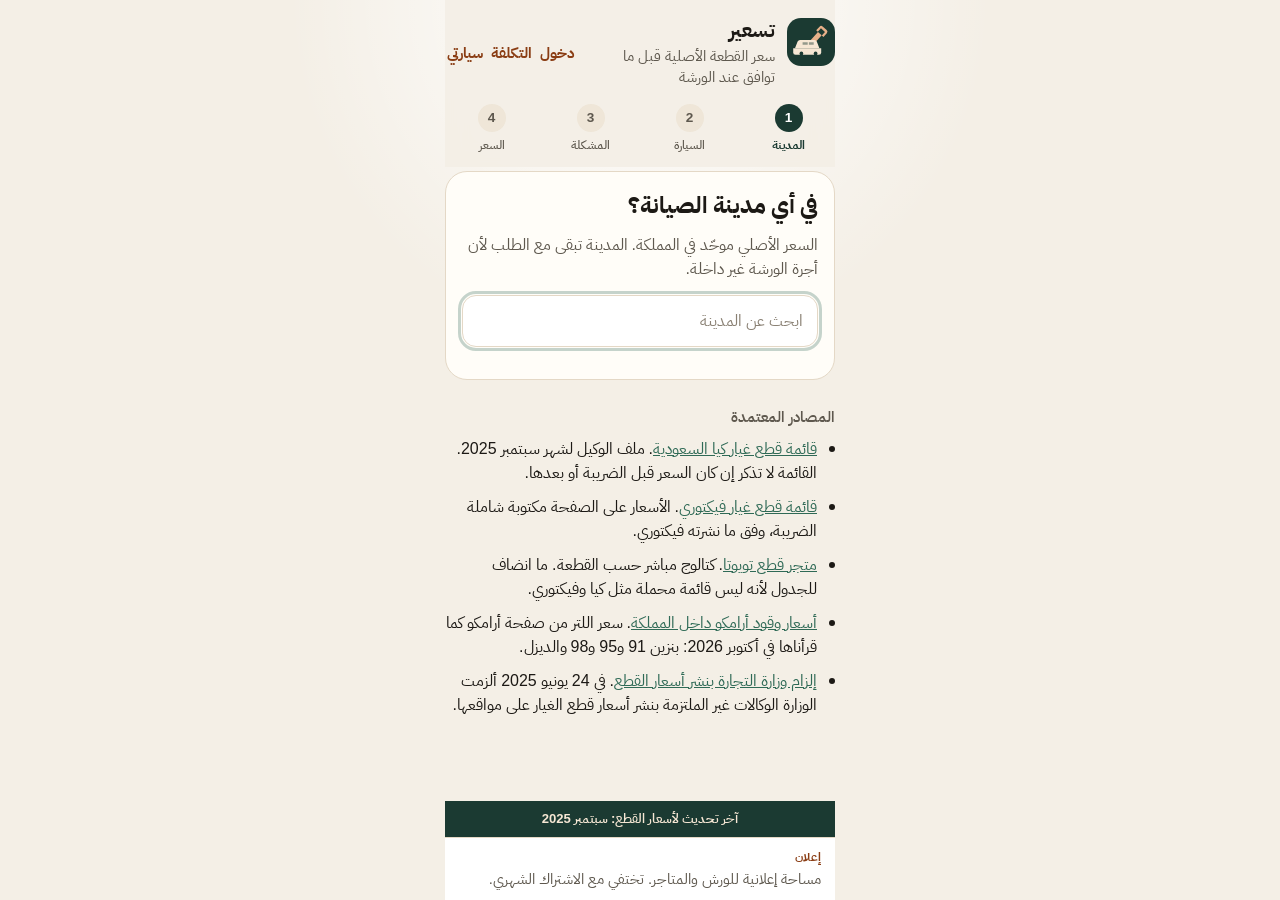
<file: index.html>
<!DOCTYPE html>
<html lang="ar" dir="rtl">
<head>
  <meta charset="utf-8">
  <meta name="viewport" content="width=device-width, initial-scale=1, viewport-fit=cover">
  <meta name="theme-color" content="#1b3a32">
  <link rel="icon" href="favicon.svg" type="image/svg+xml">
  <title>تسعير — سعر القطعة قبل الورشة</title>
  <link rel="stylesheet" href="css/styles.css">
</head>
<body class="has-ad">
  <div class="shell">
    <header class="top">
      <div class="brand">
        <svg class="logo" viewBox="0 0 48 48" aria-hidden="true">
          <rect width="48" height="48" rx="14" fill="#1b3a32"/>
          <g transform="translate(34 7) rotate(42)">
            <path fill="#e7b089" d="M0 7.2V2.2A2.2 2.2 0 0 1 2.2 0h5.4A2.2 2.2 0 0 1 9.8 2.2v5H7.6V2.5H2.2v4.7z"/>
            <path fill="#e7b089" d="M2.4 7.2h5v11.4a2.5 2.5 0 0 1-5 0z"/>
          </g>
          <path fill="#f6e7d4" d="M8 30.2h24.4l-2.6-6.7A2.7 2.7 0 0 0 27.3 22H13.1a2.7 2.7 0 0 0-2.5 1.5L8 30.2z"/>
          <path fill="#f6e7d4" d="M6.2 30.2h28v4.3a2.3 2.3 0 0 1-2.3 2.3H8.5a2.3 2.3 0 0 1-2.3-2.3v-4.3z"/>
          <path fill="#1b3a32" opacity=".45" d="M15.6 24.2h5.1v2.5h-5.1zm6.3 0h4.8v2.5h-4.8z"/>
          <circle cx="14.4" cy="35.4" r="1.85" fill="#1b3a32"/>
          <circle cx="28.6" cy="35.4" r="1.85" fill="#1b3a32"/>
        </svg>
        <div>
          <strong>تسعير</strong>
          <p>سعر القطعة الأصلية قبل ما توافق عند الورشة</p>
        </div>
        <div class="head-actions">
          <button type="button" id="auth-btn" class="linkish">دخول</button>
          <button type="button" id="cost-list" class="linkish">التكلفة</button>
          <button type="button" id="my-car" class="linkish">سيارتي</button>
        </div>
      </div>
      <ol class="steps" id="steps" aria-label="خطوات التقدير"></ol>
    </header>

    <main>
      <section class="panel" id="panel"></section>
    </main>

    <footer class="sources">
      <h2>المصادر المعتمدة</h2>
      <ul id="source-list"></ul>
    </footer>
  </div>
  <p id="price-updated" class="updated">آخر تحديث لأسعار القطع: سبتمبر 2025</p>
  <aside id="ad-slot" class="ad-slot" aria-label="إعلان">
    <span>إعلان</span>
    <p>مساحة إعلانية للورش والمتاجر. تختفي مع الاشتراك الشهري.</p>
  </aside>

  <script src="js/parts.js"></script>
  <script src="js/catalog.js"></script>
  <script src="js/advice.js"></script>
  <script src="js/crowd-config.js"></script>
  <script src="js/crowd.js"></script>
  <script src="js/cars.js"></script>
  <script src="js/auth.js"></script>
  <script src="js/plus.js"></script>
  <script src="js/costs.js"></script>
  <script src="js/app.js"></script>
</body>
</html>
</file>
<file: css/styles.css>
@font-face {
  font-family: "IBM Plex Sans Arabic";
  font-style: normal;
  font-weight: 400;
  font-display: swap;
  src: url("../fonts/ibm-plex-sans-arabic-400.woff2") format("woff2");
}

@font-face {
  font-family: "IBM Plex Sans Arabic";
  font-style: normal;
  font-weight: 500;
  font-display: swap;
  src: url("../fonts/ibm-plex-sans-arabic-500.woff2") format("woff2");
}

@font-face {
  font-family: "IBM Plex Sans Arabic";
  font-style: normal;
  font-weight: 600;
  font-display: swap;
  src: url("../fonts/ibm-plex-sans-arabic-600.woff2") format("woff2");
}

@font-face {
  font-family: "IBM Plex Sans Arabic";
  font-style: normal;
  font-weight: 700;
  font-display: swap;
  src: url("../fonts/ibm-plex-sans-arabic-700.woff2") format("woff2");
}

:root {
  --ink: #1c1915;
  --muted: #5e584e;
  --paper: #f4efe6;
  --card: #fffdf8;
  --line: #e4d8c6;
  --green: #1b3a32;
  --green-2: #2f6a56;
  --copper: #c4622d;
  --copper-deep: #8a3d14;
  --ok: #1d6b45;
  --warn: #8a4b12;
  --bad: #8d2c2c;
}

* { box-sizing: border-box; }

body {
  margin: 0;
  min-height: 100vh;
  color: var(--ink);
  background:
    radial-gradient(circle at top, #fff 0, transparent 22rem),
    var(--paper);
  font-family: "IBM Plex Sans Arabic", "Geeza Pro", Tahoma, sans-serif;
  font-size: 16px;
  line-height: 1.5;
}

button, input { font: inherit; touch-action: manipulation; }

.shell {
  width: min(390px, calc(100% - 24px));
  margin-inline: auto;
}

.top {
  position: sticky;
  top: 0;
  z-index: 5;
  padding: max(18px, env(safe-area-inset-top)) 0 12px;
  background: rgba(244, 239, 230, 0.94);
  backdrop-filter: blur(10px);
}

.brand { display: flex; gap: 12px; align-items: flex-start; }

.head-actions { margin-inline-start: auto; display: flex; gap: 4px; align-self: center; }
.head-actions button { font-size: 0.95rem; }

.logo { width: 48px; height: 48px; flex: none; display: block; }

.brand strong { display: block; font-size: 1.28rem; line-height: 1.2; }

.brand p { margin: 3px 0 0; color: var(--muted); font-size: 0.92rem; line-height: 1.45; }

.steps[hidden] { display: none; }

.steps {
  display: grid;
  grid-template-columns: repeat(4, 1fr);
  gap: 6px;
  list-style: none;
  padding: 16px 0 0;
  margin: 0;
}

.steps li {
  display: flex;
  flex-direction: column;
  align-items: center;
  gap: 4px;
  color: var(--muted);
  font-size: 0.78rem;
  font-weight: 500;
}

.steps .n {
  width: 28px;
  height: 28px;
  display: grid;
  place-items: center;
  border-radius: 999px;
  background: #efe6d8;
  font-weight: 700;
  font-size: 0.85rem;
}

.steps li.done { color: var(--green-2); }
.steps li.done .n { background: #d7ebe3; color: var(--green); }
.steps li.on { color: var(--green); font-weight: 700; }
.steps li.on .n { background: var(--green); color: white; }

.panel {
  margin-top: 4px;
  padding: 18px 16px 20px;
  background: var(--card);
  border: 1px solid var(--line);
  border-radius: 22px;
}

h1 { margin: 0; font-size: 1.45rem; line-height: 1.35; }

.lead { margin: 0 0 14px; color: var(--muted); }

.search, .quote input {
  width: 100%;
  min-height: 52px;
  margin-bottom: 12px;
  padding: 12px 14px;
  border: 1px solid var(--line);
  border-radius: 14px;
  background: #fff;
  color: var(--ink);
}

.search:focus, .quote input:focus, button.choice:focus-visible, button.primary:focus-visible, button.secondary:focus-visible, button.linkish:focus-visible {
  outline: 3px solid rgba(47, 106, 86, 0.28);
  outline-offset: 1px;
}

.search::placeholder, .quote input::placeholder { color: #8a8174; }

.group { margin-bottom: 16px; }

.group h2, .compare h2, .advice h2, .paywall h2, .sources h2 {
  margin: 0 0 8px;
  font-size: 1rem;
  color: var(--ink);
  font-weight: 700;
}

.choices { display: grid; gap: 8px; }

button.choice, button.linkish, button.primary, button.secondary { cursor: pointer; }

button.choice {
  width: 100%;
  min-height: 56px;
  text-align: right;
  padding: 12px 14px;
  border-radius: 14px;
  border: 1px solid var(--line);
  background: #fff;
  color: var(--ink);
  font-weight: 600;
  font-size: 1.05rem;
}

button.choice.on { border-color: var(--green); background: #e7f2ec; color: var(--green); }
button.choice:hover, button.choice:focus-visible { border-color: var(--green-2); }
button.choice:active { background: #f6f1e8; }

button.choice small {
  display: block;
  color: var(--muted);
  margin-top: 2px;
  font-weight: 500;
  font-size: 0.86rem;
}

.bar {
  display: flex;
  justify-content: space-between;
  gap: 12px;
  align-items: center;
  margin-bottom: 12px;
}

button.linkish {
  border: 0;
  background: transparent;
  color: var(--copper-deep);
  min-height: 44px;
  padding: 0 2px;
  font-weight: 700;
  flex: none;
}

.price {
  margin: 6px 0 2px;
  font-size: 3rem;
  font-weight: 700;
  letter-spacing: -0.03em;
  line-height: 1.1;
  color: var(--copper-deep);
}

.price span { font-size: 1.05rem; font-weight: 600; margin-right: 6px; }

.lines { display: grid; gap: 8px; margin: 14px 0; }

.line, .note, .verdict, .empty {
  padding: 12px 14px;
  border-radius: 14px;
  background: #faf6ef;
}

.line { display: flex; justify-content: space-between; gap: 12px; align-items: center; }
.line strong { font-weight: 700; white-space: nowrap; }

.note, .empty { color: var(--muted); }
.empty { margin: 4px 0 0; }

.verdict { margin: 12px 0 0; font-weight: 600; }
.verdict.ok { background: #e7f5ec; color: var(--ok); }
.verdict.warn { background: #fff1e4; color: var(--warn); }
.verdict.bad { background: #fdecec; color: var(--bad); }

.advisor-hint { margin-top: 0; }

.advice, .paywall {
  margin-top: 12px;
  display: grid;
  gap: 8px;
  padding: 14px;
  border-radius: 16px;
  background: #faf6ef;
}

.advice { background: #f3f8f5; }

.advice h2, .paywall h2 { margin: 0; }

.advice p, .paywall p { margin: 0; }

.advice ul {
  margin: 0;
  padding: 0 18px 0 0;
}

.advice li { margin: 4px 0; }

button.secondary {
  width: 100%;
  min-height: 52px;
  padding: 12px 14px;
  border-radius: 14px;
  border: 1px solid var(--green);
  background: #fff;
  color: var(--green);
  font-weight: 700;
  line-height: 1.35;
}

button.secondary:active { background: #e7f2ec; }

.crowd { display: grid; gap: 8px; margin-top: 12px; }
.crowd:empty { display: none; }
.crowd-avg {
  margin: 0;
  padding: 12px 14px;
  border-radius: 14px;
  background: #eef3f1;
  color: var(--green);
  font-weight: 700;
}

.compare {
  margin-top: 18px;
  padding-top: 16px;
  border-top: 1px solid var(--line);
}

.quote { display: grid; gap: 8px; }
.quote input, .quote textarea { margin: 0; }

.filters { display: grid; gap: 8px; margin-bottom: 12px; }
.filters .search { margin-bottom: 0; }
.fuel-filter { display: grid; grid-template-columns: repeat(3, 1fr); gap: 6px; }
.fuel-filter button.choice { min-height: 44px; padding: 8px 6px; font-size: 0.82rem; text-align: center; }
.hint { margin: 0; color: var(--muted); font-size: 0.86rem; }
.comments { display: grid; gap: 8px; margin-top: 16px; }
.comments h2 { margin: 0; font-size: 1rem; }
.comment { display: grid; gap: 4px; padding: 12px 14px; border-radius: 14px; background: #faf6ef; }
.comment p { margin: 0; }
.comment-price { font-weight: 700; color: var(--green); }
.tick { display: flex; gap: 8px; align-items: center; font-weight: 600; }
.tick input { width: 22px; height: 22px; accent-color: var(--green); }
#model-rest { display: grid; gap: 8px; margin-top: 8px; }

.locked {
  position: relative;
  overflow: hidden;
  border-radius: 16px;
  min-height: 120px;
}
.locked-veil {
  filter: blur(8px);
  user-select: none;
  pointer-events: none;
  transform: scale(1.02);
}
.locked-gate {
  position: absolute;
  inset: 0;
  z-index: 1;
  display: grid;
  place-content: center;
  gap: 10px;
  padding: 18px 16px;
  background: rgba(244, 239, 230, 0.62);
  text-align: center;
}
.locked-gate p {
  margin: 0;
  font-weight: 700;
  color: var(--green);
  line-height: 1.45;
}
.locked-gate button.primary { max-width: 240px; margin-inline: auto; }
.login { display: grid; gap: 10px; }
.login label { font-weight: 600; }

button.primary {
  width: 100%;
  min-height: 52px;
  border: 0;
  border-radius: 14px;
  background: var(--green);
  color: white;
  font-weight: 700;
}

button.primary:active { background: var(--green-2); }

.panel a, .sources a { color: var(--green-2); }

.sources { padding: 26px 0 max(40px, env(safe-area-inset-bottom)); }

.perks { margin: 0; padding: 0 18px 0 0; }
.perks li { margin: 6px 0; }

.garage { display: grid; gap: 14px; }
.garage h2 { margin: 0; font-size: 1rem; }
.garage form { display: grid; gap: 8px; }
.garage .row { display: grid; grid-template-columns: 1fr auto; gap: 8px; align-items: center; }
.due { color: var(--bad); font-weight: 700; }
.soon { color: var(--warn); font-weight: 700; }

.ad-slot {
  position: fixed;
  z-index: 6;
  bottom: 0;
  left: 50%;
  transform: translateX(-50%);
  width: min(390px, 100%);
  display: grid;
  gap: 2px;
  padding: 10px 14px calc(10px + env(safe-area-inset-bottom));
  background: #fff;
  border-top: 1px solid var(--line);
}
.ad-slot[hidden] { display: none; }
.ad-slot span { color: var(--copper-deep); font-size: 0.75rem; font-weight: 700; }
.ad-slot p { margin: 0; color: var(--muted); font-size: 0.92rem; }
.updated {
  position: fixed;
  z-index: 6;
  bottom: 0;
  left: 50%;
  transform: translateX(-50%);
  width: min(390px, 100%);
  margin: 0;
  padding: 8px 14px calc(8px + env(safe-area-inset-bottom));
  background: var(--green);
  color: #f6e7d4;
  font-size: 0.82rem;
  font-weight: 600;
  text-align: center;
}
.shell { padding-bottom: var(--bottom-ui, 108px); }
.sources h2 { color: var(--muted); font-size: 0.95rem; font-weight: 600; }
.sources ul { margin: 0; padding: 0 18px 0 0; }
.sources li { margin-bottom: 10px; }

@media (max-width: 360px) {
  .price { font-size: 2.5rem; }
  .steps li { font-size: 0.72rem; }
}
</file>
